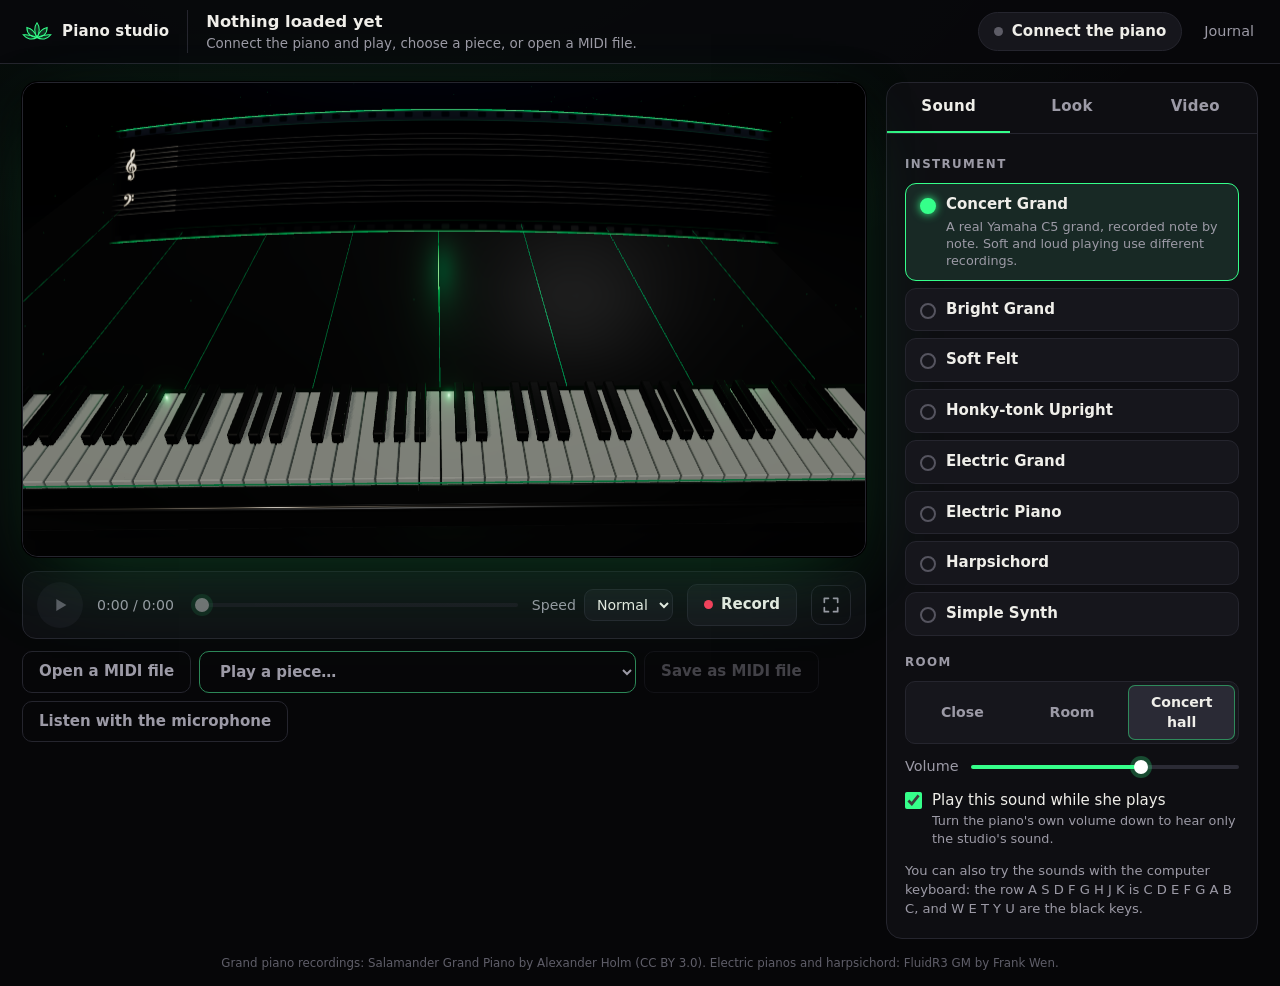
<file: studio.html>
<!DOCTYPE html>
<html lang="en">
<head>
<meta charset="utf-8">
<meta name="viewport" content="width=device-width, initial-scale=1">
<meta name="robots" content="noindex, nofollow, noarchive">
<meta name="referrer" content="no-referrer">
<meta http-equiv="Content-Security-Policy" content="default-src 'self'; img-src 'self' blob: data:; media-src blob:; frame-src blob:; object-src 'none'; base-uri 'none'; form-action 'none'">
<title>Piano studio</title>
<link rel="stylesheet" href="assets/css/studio.css?v=16">
</head>
<body>
<a class="skip" href="#main">Skip to content</a>
<header class="bar">
  <a class="brand" href="./" title="Back to the journal"><svg viewBox="0 0 32 26" aria-hidden="true"><path d="M16 3c3.200 4 3.200 11 0 16c-3.200-5-3.200-12 0-16z"/><path d="M5 8c5 1 9 5 11 11c-6 0-11-4-11-11z"/><path d="M27 8c-5 1-9 5-11 11c6 0 11-4 11-11z"/><path d="M1 16c5-.5 10 .5 15 3c-5 3-11 2-15-3z"/><path d="M31 16c-5-.5-10 .5-15 3c5 3 11 2 15-3z"/></svg><span>Piano studio</span></a>
  <div class="piece">
    <h1 id="piece-title">Nothing loaded yet</h1>
    <p id="piece-info">Connect the piano and play, choose a piece, or open a MIDI file.</p>
  </div>
  <button class="pill" id="connect" type="button"><i class="dot" aria-hidden="true"></i><span id="connect-text">Connect the piano</span></button>
  <a class="back" href="./">Journal</a>
</header>

<main id="main" class="app" tabindex="-1">
  <section class="left" aria-label="Stage">
    <div class="stagebox" id="stagebox">
      <canvas id="stage" aria-label="3D piano: glowing notes travel to the keys that play them"></canvas>
      <p id="overlay" class="overlay"></p>
      <p id="now" class="now" aria-hidden="true"></p>
      <canvas id="cardview" class="cardview" hidden aria-hidden="true"></canvas>
      <button id="unfill" class="unfill" type="button" aria-label="Leave full screen">Close</button>
    </div>

    <div class="transport" role="group" aria-label="Playback and recording">
      <button class="round" id="play" type="button" disabled aria-label="Play">
        <svg class="i-play" viewBox="0 0 24 24" aria-hidden="true"><path d="M8 5.5v13l11-6.500z"/></svg>
        <svg class="i-pause" viewBox="0 0 24 24" aria-hidden="true"><path d="M7 5h3.500v14H7zM13.500 5H17v14h-3.500z"/></svg>
      </button>
      <span id="clock" class="clock">0:00 / 0:00</span>
      <input type="range" id="seek" min="0" max="1" step="0.01" value="0" aria-label="Position in the piece" disabled>
      <label class="mini">Speed <select id="speed"><option value="0.5">Half</option><option value="0.75">Slower</option><option value="1" selected>Normal</option></select></label>
      <button class="btn rec" id="record" type="button"><i class="dot" aria-hidden="true"></i><span id="record-text">Record</span></button>
      <button class="btn quiet icon" id="full" type="button" aria-label="Full screen" title="Full screen"><svg viewBox="0 0 24 24" aria-hidden="true"><path d="M4 9V4h5M15 4h5v5M20 15v5h-5M9 20H4v-5" fill="none" stroke="currentColor" stroke-width="2" stroke-linecap="round" stroke-linejoin="round"/></svg></button>
    </div>

    <div class="sources">
      <label class="btn quiet" for="midifile">Open a MIDI file</label><input type="file" id="midifile" accept=".mid,.midi,audio/midi">
      <select class="btn quiet pick" id="library" aria-label="Play a piece from the library"><option value="">Play a piece…</option></select>
      <button class="btn quiet" id="demo" type="button" hidden>Try the demo</button>
      <button class="btn quiet" id="savemidi" type="button" disabled>Save as MIDI file</button>
      <button class="btn quiet" id="mic" type="button">Listen with the microphone</button>
    </div>
    <p id="rec-msg" class="msg" role="status">Plug the piano's USB TO HOST port into this computer, switch the piano on, and press "Connect the piano". Use Chrome or Edge. You can also press the keys in the picture.</p>
  </section>

  <aside class="side" aria-label="Settings">
    <div class="tabs" role="tablist">
      <button role="tab" id="tab-sound" aria-controls="panel-sound" aria-selected="true" type="button">Sound</button>
      <button role="tab" id="tab-look" aria-controls="panel-look" aria-selected="false" type="button" tabindex="-1">Look</button>
      <button role="tab" id="tab-video" aria-controls="panel-video" aria-selected="false" type="button" tabindex="-1">Video</button>
    </div>

    <section class="panel" id="panel-sound" role="tabpanel" aria-labelledby="tab-sound">
      <h2>Instrument</h2>
      <div class="cards" id="instruments" role="radiogroup" aria-label="Instrument"></div>
      <h2>Room</h2>
      <div class="seg" id="rooms" role="radiogroup" aria-label="Room"></div>
      <label class="slider"><span>Volume</span><input type="range" id="volume" min="0" max="1.4" step="0.01" value="0.9"></label>
      <label class="check"><input type="checkbox" id="monitor" checked><span>Play this sound while she plays<small>Turn the piano's own volume down to hear only the studio's sound.</small></span></label>
      <p class="fine">You can also try the sounds with the computer keyboard: the row A S D F G H J K is C D E F G A B C, and W E T Y U are the black keys.</p>
    </section>

    <section class="panel" id="panel-look" role="tabpanel" aria-labelledby="tab-look" hidden>
      <h2>Colours</h2>
      <div class="swatches" id="themes" role="radiogroup" aria-label="Colours"></div>
      <h2>Picture</h2>
      <div class="seg" id="views" role="radiogroup" aria-label="Picture">
        <button type="button" role="radio" data-v="piano" aria-checked="true">Piano keys</button>
        <button type="button" role="radio" data-v="flight" aria-checked="false">Flight lines</button>
        <button type="button" role="radio" data-v="sheet" aria-checked="false">Sheet music in light</button>
        <button type="button" role="radio" data-v="dancer" aria-checked="false">Dancer</button>
      </div>
      <div id="dance-box" class="sub" hidden>
        <p class="fine">The dancer moves to whatever the studio hears: press "Listen with the microphone" and play music near the computer, or press Play, or play the piano.</p>
        <h2>Way of dancing</h2>
        <div class="seg wrap" id="dances" role="radiogroup" aria-label="Way of dancing">
          <button type="button" role="radio" data-v="auto" aria-checked="true">Follow the music</button>
          <button type="button" role="radio" data-v="flow" aria-checked="false">Flowing</button>
          <button type="button" role="radio" data-v="sway" aria-checked="false">Swaying</button>
          <button type="button" role="radio" data-v="groove" aria-checked="false">Groove</button>
          <button type="button" role="radio" data-v="energy" aria-checked="false">Energetic</button>
        </div>
      </div>
      <h2 class="keys-only">Notes</h2>
      <div class="seg keys-only" id="notes" role="radiogroup" aria-label="Notes">
        <button type="button" role="radio" data-v="trails" aria-checked="true">Trails of light</button>
        <button type="button" role="radio" data-v="water" aria-checked="false">Water</button>
        <button type="button" role="radio" data-v="bars" aria-checked="false">Bars</button>
      </div>
      <h2 class="keys-only">Camera</h2>
      <div class="seg keys-only" id="cameras" role="radiogroup" aria-label="Camera">
        <button type="button" role="radio" data-v="front" aria-checked="true">Front</button>
        <button type="button" role="radio" data-v="side" aria-checked="false">Along the keys</button>
        <button type="button" role="radio" data-v="top" aria-checked="false">Above</button>
      </div>
      <h2>Shape</h2>
      <div class="seg" id="shapes" role="radiogroup" aria-label="Shape">
        <button type="button" role="radio" data-v="wide" aria-checked="true">Wide (TV, YouTube)</button>
        <button type="button" role="radio" data-v="tall" aria-checked="false">Tall (phone, Shorts)</button>
      </div>
      <label class="check keys-only"><input type="checkbox" id="ribbon" checked><span>Written music on a film strip<small>The notes pass a line of light at the top and glow as they are played.</small></span></label>
      <h2 class="keys-only">On the film strip</h2>
      <div class="seg keys-only" id="strip" role="radiogroup" aria-label="On the film strip">
        <button type="button" role="radio" data-v="notes" aria-checked="true">Written notes</button>
        <button type="button" role="radio" data-v="lines" aria-checked="false">Flight lines</button>
      </div>
      <h2 class="sheet-only">Camera</h2>
      <div class="seg wrap sheet-only" id="sheetcam" role="radiogroup" aria-label="Camera">
        <button type="button" role="radio" data-v="low" aria-checked="false">Close and low</button>
        <button type="button" role="radio" data-v="side" aria-checked="true">Higher</button>
        <button type="button" role="radio" data-v="top" aria-checked="false">From above</button>
        <button type="button" role="radio" data-v="move" aria-checked="false">Travelling</button>
      </div>
      <h2 class="sheet-only">Sky</h2>
      <div class="seg wrap sheet-only" id="sky" role="radiogroup" aria-label="Sky">
        <button type="button" role="radio" data-v="plain" aria-checked="false">Plain</button>
        <button type="button" role="radio" data-v="stars" aria-checked="true">Stars</button>
        <button type="button" role="radio" data-v="aurora" aria-checked="false">Aurora</button>
        <button type="button" role="radio" data-v="galaxy" aria-checked="false">Galaxy</button>
      </div>
      <h2 class="sheet-only">Where a ball lands</h2>
      <div class="seg sheet-only" id="landing" role="radiogroup" aria-label="Where a ball lands">
        <button type="button" role="radio" data-v="sparks" aria-checked="true">Sparks</button>
        <button type="button" role="radio" data-v="powder" aria-checked="false">Powder</button>
        <button type="button" role="radio" data-v="both" aria-checked="false">Both</button>
      </div>
      <label class="slider sheet-only"><span>Glow of the notes <small>(left: matte)</small></span><input type="range" id="glow" min="0" max="1" step="0.05" value="0.45"></label>
      <label class="check sheet-only"><input type="checkbox" id="paths" checked><span>Paths of light from note to note<small>A light for each hand hops along the music and lands on every note as it is played.</small></span></label>
      <label class="check keys-only"><input type="checkbox" id="dots" checked><span>Bouncing balls on the film strip<small>A ball for each hand jumps from note to note and moves from left to right as the piece goes on, reaching the right end as it finishes.</small></span></label>
      <label class="check"><input type="checkbox" id="labels"><span>Show note names</span></label>
      <label class="check"><input type="checkbox" id="effects" checked><span>Sparks, mist and light beams</span></label>
      <label class="check"><input type="checkbox" id="motion" checked><span>Gentle camera movement</span></label>
      <label class="field"><span>Title shown in the picture (optional)</span><input type="text" id="vtitle" maxlength="60"></label>
    </section>

    <section class="panel" id="panel-video" role="tabpanel" aria-labelledby="tab-video" hidden>
      <h2>Make a video of the piece</h2>
      <div class="grid2">
        <label class="field"><span>Size</span><select id="size"><option value="2160">4K (sharpest on YouTube, slow)</option><option value="1440">1440p (very sharp)</option><option value="1080" selected>Full HD (1080)</option><option value="720">HD (720)</option></select></label>
        <label class="field"><span>Smoothness</span><select id="fps"><option value="30">30 frames a second</option><option value="60">60 frames a second</option></select></label>
      </div>
      <button class="btn main" id="export" type="button" disabled>Make the video</button>
      <progress id="prog" max="1" value="0" hidden></progress>
      <p id="exp-msg" class="fine" role="status">The video uses the instrument, room, colours, camera and shape you have chosen.</p>
      <a id="download" class="btn main" hidden>Save the video</a>
      <h2>Opening and closing cards</h2>
      <p class="fine">Filled in from the piece you open; change anything before making the video. The sound's credit is always added to the closing card.</p>
      <label class="check"><input type="checkbox" id="card-open" checked><span>Opening card<small>The name of the piece and its composer, for 5 seconds before the music.</small></span></label>
      <label class="check"><input type="checkbox" id="card-close" checked><span>Closing card<small>A thank-you and the credits, for 7 seconds after the music, ending in black.</small></span></label>
      <label class="field"><span>Look</span><select id="card-style"></select></label>
      <label class="field"><span>Name of the piece</span><input type="text" id="card-title" maxlength="80"></label>
      <div class="grid2">
        <label class="field"><span>Composer</span><input type="text" id="card-composer" maxlength="60"></label>
        <label class="field"><span>Line under it (optional)</span><input type="text" id="card-subtitle" maxlength="60" placeholder="Piano cover"></label>
      </div>
      <div class="grid2">
        <label class="field"><span>Channel name</span><input type="text" id="card-channel" maxlength="40"></label>
        <label class="field"><span>Closing words</span><input type="text" id="card-message" maxlength="60"></label>
      </div>
      <label class="field"><span>Credits (one per line)</span><textarea id="card-credits" rows="3" maxlength="400" placeholder="Arrangement: …"></textarea></label>
      <div class="grid2">
        <button class="btn" id="preview-open" type="button">Preview the opening</button>
        <button class="btn" id="preview-close" type="button">Preview the closing</button>
      </div>
      <h2>Or film the screen live</h2>
      <button class="btn" id="capture" type="button">Start filming</button>
      <p id="cap-msg" class="fine" role="status">Films the picture with its sound until you press Stop. Use this to capture her playing live.</p>
      <video id="cap-preview" controls playsinline hidden></video>
      <a id="cap-link" class="btn main" hidden>Save this film</a>
    </section>
  </aside>
</main>
<footer class="credits">Grand piano recordings: Salamander Grand Piano by Alexander Holm (CC BY 3.0). Electric pianos and harpsichord: FluidR3 GM by Frank Wen.</footer>
<script type="module" src="assets/js/studio.js?v=25"></script>
</body>
</html>
</file>
<file: assets/css/studio.css>
/* Piano studio: a dark room where the picture is the only bright thing. --accent follows the colours chosen under Look. */
:root { --bg: #060608; --panel: #0e0e12; --raise: #16161c; --line: #25252e; --ink: #efeee9; --soft: #9c9aa6; --accent: #3dffa0; --accent-ink: #04130b; --rec: #ff3b5c;
  --sans: ui-sans-serif, system-ui, -apple-system, "Segoe UI", Roboto, sans-serif; color-scheme: dark; }
* { box-sizing: border-box; }
html, body { margin: 0; }
body { background: radial-gradient(1200px 600px at 30% -10%, color-mix(in srgb, var(--accent) 7%, transparent), transparent 70%), var(--bg); color: var(--ink); font: 15px/1.45 var(--sans); min-height: 100vh; display: flex; flex-direction: column; -webkit-font-smoothing: antialiased; }
button, input, select { font: inherit; color: inherit; }
[hidden] { display: none !important; }
:focus-visible { outline: 2px solid var(--accent); outline-offset: 2px; }
.skip { position: absolute; left: -999px; } .skip:focus { left: 12px; top: 12px; z-index: 9; background: var(--accent); color: var(--accent-ink); padding: 8px 12px; border-radius: 8px; }

/* top bar */
.bar { display: flex; align-items: center; gap: 18px; padding: 10px 22px; border-bottom: 1px solid var(--line); background: rgba(8, 8, 11, .85); }
.brand { display: flex; align-items: center; gap: 10px; color: var(--ink); text-decoration: none; font-weight: 650; letter-spacing: .01em; white-space: nowrap; }
.brand svg { width: 30px; height: 24px; fill: color-mix(in srgb, var(--accent) 18%, transparent); stroke: var(--accent); stroke-width: 1.1; }
.piece { flex: 1; min-width: 0; padding-left: 18px; border-left: 1px solid var(--line); }
.piece h1 { margin: 0; font-size: 1.02rem; font-weight: 600; white-space: nowrap; overflow: hidden; text-overflow: ellipsis; }
.piece p { margin: 0; color: var(--soft); font-size: .84rem; white-space: nowrap; overflow: hidden; text-overflow: ellipsis; }
.back { color: var(--soft); text-decoration: none; font-size: .9rem; padding: 6px 4px; } .back:hover { color: var(--ink); }
.dot { width: 9px; height: 9px; border-radius: 50%; background: #5d5c66; flex: none; display: inline-block; }
.pill { display: inline-flex; align-items: center; gap: 9px; padding: 8px 15px; border-radius: 999px; border: 1px solid var(--line); background: var(--raise); cursor: pointer; font-weight: 550; white-space: nowrap; }
.pill:hover { border-color: var(--accent); }
.pill.on { border-color: color-mix(in srgb, var(--accent) 55%, transparent); cursor: default; } .pill.on .dot { background: var(--accent); box-shadow: 0 0 10px var(--accent); }

/* layout */
.app { flex: 1; display: grid; grid-template-columns: minmax(0, 1fr) 372px; gap: 20px; padding: 18px 22px 10px; max-width: 1760px; width: 100%; margin: 0 auto; outline: none; align-items: start; }
@media (max-width: 1020px) { .app { grid-template-columns: 1fr; } .bar { flex-wrap: wrap; } .piece { order: 5; flex-basis: 100%; border: 0; padding: 0; } }
.left { min-width: 0; }
.stagebox { position: relative; border-radius: 16px; overflow: hidden; background: #000; aspect-ratio: 16 / 9; border: 1px solid var(--line);
  box-shadow: 0 0 0 1px #000, 0 30px 90px -20px color-mix(in srgb, var(--accent) 22%, transparent), 0 12px 40px rgba(0, 0, 0, .7); }
.stagebox.tall { aspect-ratio: 9 / 16; height: min(66vh, 860px); margin: 0 auto; }
#stage { display: block; width: 100%; height: 100%; }
.overlay { position: absolute; left: 3.5%; top: 4%; margin: 0; color: #fff; font: 600 clamp(1rem, 2.2vw, 1.7rem) Georgia, "Iowan Old Style", serif; text-shadow: 0 1px 10px rgba(0, 0, 0, .8); pointer-events: none; }
.now { position: absolute; right: 3.5%; top: 4%; margin: 0; color: var(--accent); font-weight: 650; font-size: clamp(.9rem, 1.5vw, 1.25rem); letter-spacing: .06em; text-shadow: 0 0 14px color-mix(in srgb, var(--accent) 70%, transparent); pointer-events: none; font-variant-numeric: tabular-nums; }
.stagebox:fullscreen, body.fill .stagebox { aspect-ratio: auto; width: 100vw; height: 100vh; height: 100dvh; border: 0; border-radius: 0; display: grid; place-items: center; margin: 0; }
.stagebox:fullscreen #stage, body.fill .stagebox #stage { width: min(100vw, 177.78vh); height: auto; aspect-ratio: 16 / 9; }
.stagebox.tall:fullscreen #stage, body.fill .stagebox.tall #stage { height: 100vh; height: 100dvh; width: auto; max-width: 100vw; aspect-ratio: 9 / 16; }
body.fill .stagebox { position: fixed; inset: 0; z-index: 50; }
body.fill { overflow: hidden; }
.unfill { display: none; position: absolute; right: 12px; top: 12px; z-index: 2; padding: 8px 14px; border-radius: 999px; border: 1px solid #444; background: rgba(0, 0, 0, .6); color: #fff; }
body.fill .unfill { display: block; }
#stage { touch-action: pan-y; cursor: pointer; -webkit-user-select: none; user-select: none; -webkit-touch-callout: none; }

/* transport */
.transport { display: flex; align-items: center; gap: 14px; margin-top: 14px; padding: 10px 14px; background: var(--panel); border: 1px solid var(--line); border-radius: 14px; }
.round { width: 46px; height: 46px; border-radius: 50%; border: 0; background: var(--accent); color: var(--accent-ink); display: grid; place-items: center; cursor: pointer; flex: none; box-shadow: 0 0 22px -4px var(--accent); }
.round svg { width: 22px; height: 22px; fill: currentColor; } .round .i-pause, .round.playing .i-play { display: none; } .round.playing .i-pause { display: block; }
.round:disabled { background: var(--raise); color: #5d5c66; box-shadow: none; cursor: default; }
.clock { font-variant-numeric: tabular-nums; color: var(--soft); font-size: .88rem; white-space: nowrap; min-width: 84px; }
input[type=range] { -webkit-appearance: none; appearance: none; height: 22px; background: none; flex: 1; min-width: 80px; margin: 0; --fill: 0%; }
input[type=range]::-webkit-slider-runnable-track { height: 4px; border-radius: 4px; background: linear-gradient(90deg, var(--accent) var(--fill), #2b2b35 var(--fill)); }
input[type=range]::-moz-range-track { height: 4px; border-radius: 4px; background: #2b2b35; } input[type=range]::-moz-range-progress { height: 4px; border-radius: 4px; background: var(--accent); }
input[type=range]::-webkit-slider-thumb { -webkit-appearance: none; width: 14px; height: 14px; border-radius: 50%; background: #fff; margin-top: -5px; box-shadow: 0 0 0 4px color-mix(in srgb, var(--accent) 25%, transparent); }
input[type=range]::-moz-range-thumb { width: 14px; height: 14px; border: 0; border-radius: 50%; background: #fff; }
input[type=range]:disabled { opacity: .4; }
.mini { display: flex; align-items: center; gap: 8px; color: var(--soft); font-size: .88rem; white-space: nowrap; }
select, input[type=text], textarea { background: var(--raise); border: 1px solid var(--line); border-radius: 9px; padding: 8px 10px; color: var(--ink); width: 100%; }
.mini select { width: auto; padding: 6px 8px; }

.btn { display: inline-flex; align-items: center; justify-content: center; gap: 8px; padding: 9px 16px; border-radius: 10px; border: 1px solid var(--line); background: var(--raise); color: var(--ink); cursor: pointer; font-weight: 550; text-decoration: none; white-space: nowrap; }
.btn:hover:not(:disabled) { border-color: color-mix(in srgb, var(--accent) 60%, transparent); }
.btn:disabled { opacity: .4; cursor: default; }
.btn.quiet { background: transparent; color: var(--soft); } .btn.quiet:hover:not(:disabled) { color: var(--ink); }
.btn.icon { padding: 9px; } .btn.icon svg { width: 20px; height: 20px; }
.btn.main { background: var(--accent); border-color: var(--accent); color: var(--accent-ink); width: 100%; font-weight: 650; }
.btn.rec .dot { background: var(--rec); } .btn.rec.on, .btn.on { background: var(--rec); border-color: var(--rec); color: #fff; } .btn.rec.on .dot { background: #fff; animation: blink 1s steps(2) infinite; }
@keyframes blink { 50% { opacity: .2; } }
@media (prefers-reduced-motion: reduce) { .btn.rec.on .dot { animation: none; } }
.sources { display: flex; flex-wrap: wrap; gap: 8px; margin-top: 12px; }
#midifile { position: absolute; width: 1px; height: 1px; opacity: 0; pointer-events: none; }
#midifile:focus-visible + * , label.btn:focus-within { outline: 2px solid var(--accent); }
.msg { color: var(--soft); margin: 10px 2px 0; font-size: .9rem; min-height: 1.4em; }

/* side panel */
.side { background: var(--panel); border: 1px solid var(--line); border-radius: 16px; overflow: hidden; }
.tabs { display: grid; grid-template-columns: repeat(3, 1fr); border-bottom: 1px solid var(--line); }
.tabs button { padding: 13px 0; background: none; border: 0; border-bottom: 2px solid transparent; color: var(--soft); cursor: pointer; font-weight: 600; letter-spacing: .02em; }
.tabs button[aria-selected=true] { color: var(--ink); border-bottom-color: var(--accent); }
.panel { padding: 16px 18px 20px; display: grid; gap: 12px; }
.panel h2 { margin: 6px 0 -2px; font-size: .74rem; font-weight: 650; letter-spacing: .12em; text-transform: uppercase; color: var(--soft); }
.cards { display: grid; gap: 7px; }
.card { position: relative; text-align: left; padding: 10px 12px 10px 40px; border-radius: 11px; border: 1px solid var(--line); background: var(--raise); cursor: pointer; display: grid; gap: 2px; overflow: hidden; }
.card::before { content: ""; position: absolute; left: 14px; top: 14px; width: 12px; height: 12px; border-radius: 50%; border: 2px solid #55545f; }
.card b { font-weight: 620; } .card small { color: var(--soft); font-size: .8rem; line-height: 1.35; display: none; }
.card:hover { border-color: #3a3a46; }
.card[aria-checked=true] { border-color: var(--accent); background: color-mix(in srgb, var(--accent) 8%, var(--raise)); }
.card[aria-checked=true]::before { border-color: var(--accent); background: var(--accent); box-shadow: 0 0 10px var(--accent); }
.card[aria-checked=true] small { display: block; }
.card i { position: absolute; left: 0; bottom: 0; height: 2px; width: 0; background: var(--accent); transition: width .15s; }
.seg { display: flex; background: var(--raise); border: 1px solid var(--line); border-radius: 10px; padding: 3px; gap: 3px; }
.seg button { flex: 1; padding: 7px 6px; border: 0; border-radius: 7px; background: none; color: var(--soft); cursor: pointer; font-weight: 550; font-size: .88rem; }
.seg button[aria-checked=true] { background: #2a2a35; color: var(--ink); box-shadow: inset 0 0 0 1px color-mix(in srgb, var(--accent) 45%, transparent); }
.swatches { display: grid; grid-template-columns: repeat(5, 1fr); gap: 8px; }
.swatch { border: 1px solid var(--line); background: #000; border-radius: 11px; padding: 9px 4px 7px; cursor: pointer; display: grid; gap: 7px; justify-items: center; color: var(--soft); font-size: .72rem; }
.swatch span.chips { display: flex; gap: 3px; } .swatch span.chips i { width: 9px; height: 22px; border-radius: 4px; display: block; }
.swatch[aria-checked=true] { border-color: var(--accent); color: var(--ink); }
.slider { display: flex; align-items: center; gap: 12px; color: var(--soft); font-size: .9rem; }
.check { display: flex; gap: 10px; align-items: flex-start; cursor: pointer; }
.check input { width: 17px; height: 17px; margin: 2px 0 0; accent-color: var(--accent); flex: none; }
.check small { display: block; color: var(--soft); font-size: .8rem; }
.field { display: grid; gap: 6px; } .field > span { color: var(--soft); font-size: .86rem; }
.grid2 { display: grid; grid-template-columns: 1fr 1fr; gap: 10px; }
.fine { color: var(--soft); font-size: .82rem; margin: 0; }
progress { width: 100%; height: 6px; accent-color: var(--accent); }
video { width: 100%; border-radius: 10px; background: #000; }
.credits { color: #5f5e69; font-size: .74rem; padding: 6px 22px 14px; text-align: center; }
.seg.wrap { flex-wrap: wrap; } .seg.wrap button { flex: 1 1 30%; }
.sub { display: grid; gap: 12px; }
body.no-keys .keys-only { display: none; }
body.no-sheet .sheet-only { display: none; }
.cardview { position: absolute; inset: 0; width: 100%; height: 100%; pointer-events: none; }
textarea { resize: vertical; font: inherit; line-height: 1.4; }

/* phones */
@media (max-width: 640px) {
  body { font-size: 14px; }
  .bar { padding: 8px 12px; gap: 8px 10px; } .brand svg { width: 24px; height: 20px; } .pill { padding: 7px 12px; } .back { margin-left: auto; }
  .app { padding: 10px 0 8px; gap: 12px; }
  .stagebox { border-radius: 0; border-left: 0; border-right: 0; }
  .stagebox.tall { height: min(74vh, 780px); max-width: 100vw; }
  .transport, .sources, .msg { margin-left: 10px; margin-right: 10px; }
  .transport { flex-wrap: wrap; gap: 10px 12px; padding: 10px 12px; }
  .transport #seek { order: 9; flex: 1 1 50%; }
  .transport .clock { flex: 1; }
  .transport .mini { order: 10; }
  .sources .btn { flex: 1 1 44%; padding: 9px 8px; }
  .side { border-radius: 0; border-left: 0; border-right: 0; }
  .swatches { gap: 5px; } .seg button { font-size: .82rem; padding: 8px 4px; }
  .credits { padding: 6px 12px 16px; }
}
select.pick { width: auto; max-width: 100%; color: var(--ink); border-color: color-mix(in srgb, var(--accent) 45%, var(--line)); padding-right: 12px; }
@media (max-width: 640px) { .sources select.pick { flex: 1 1 100%; } }
</file>
